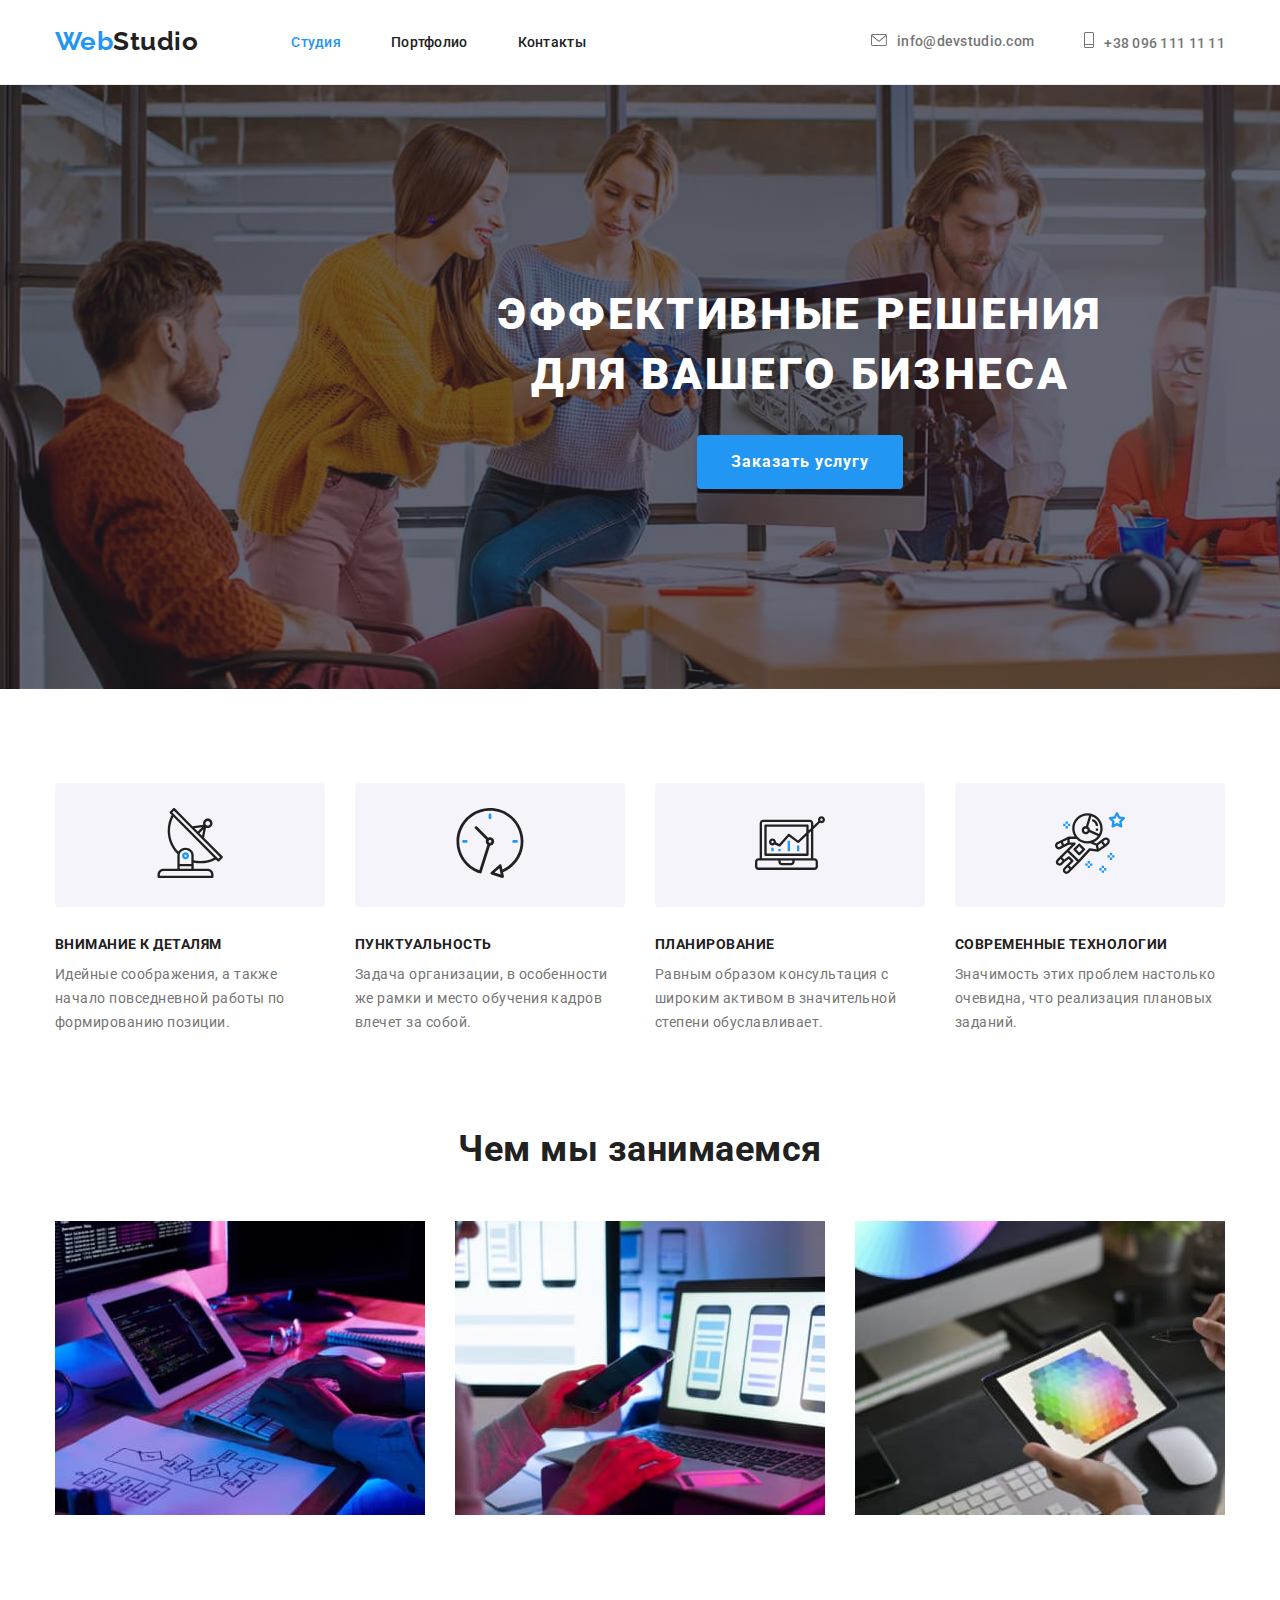
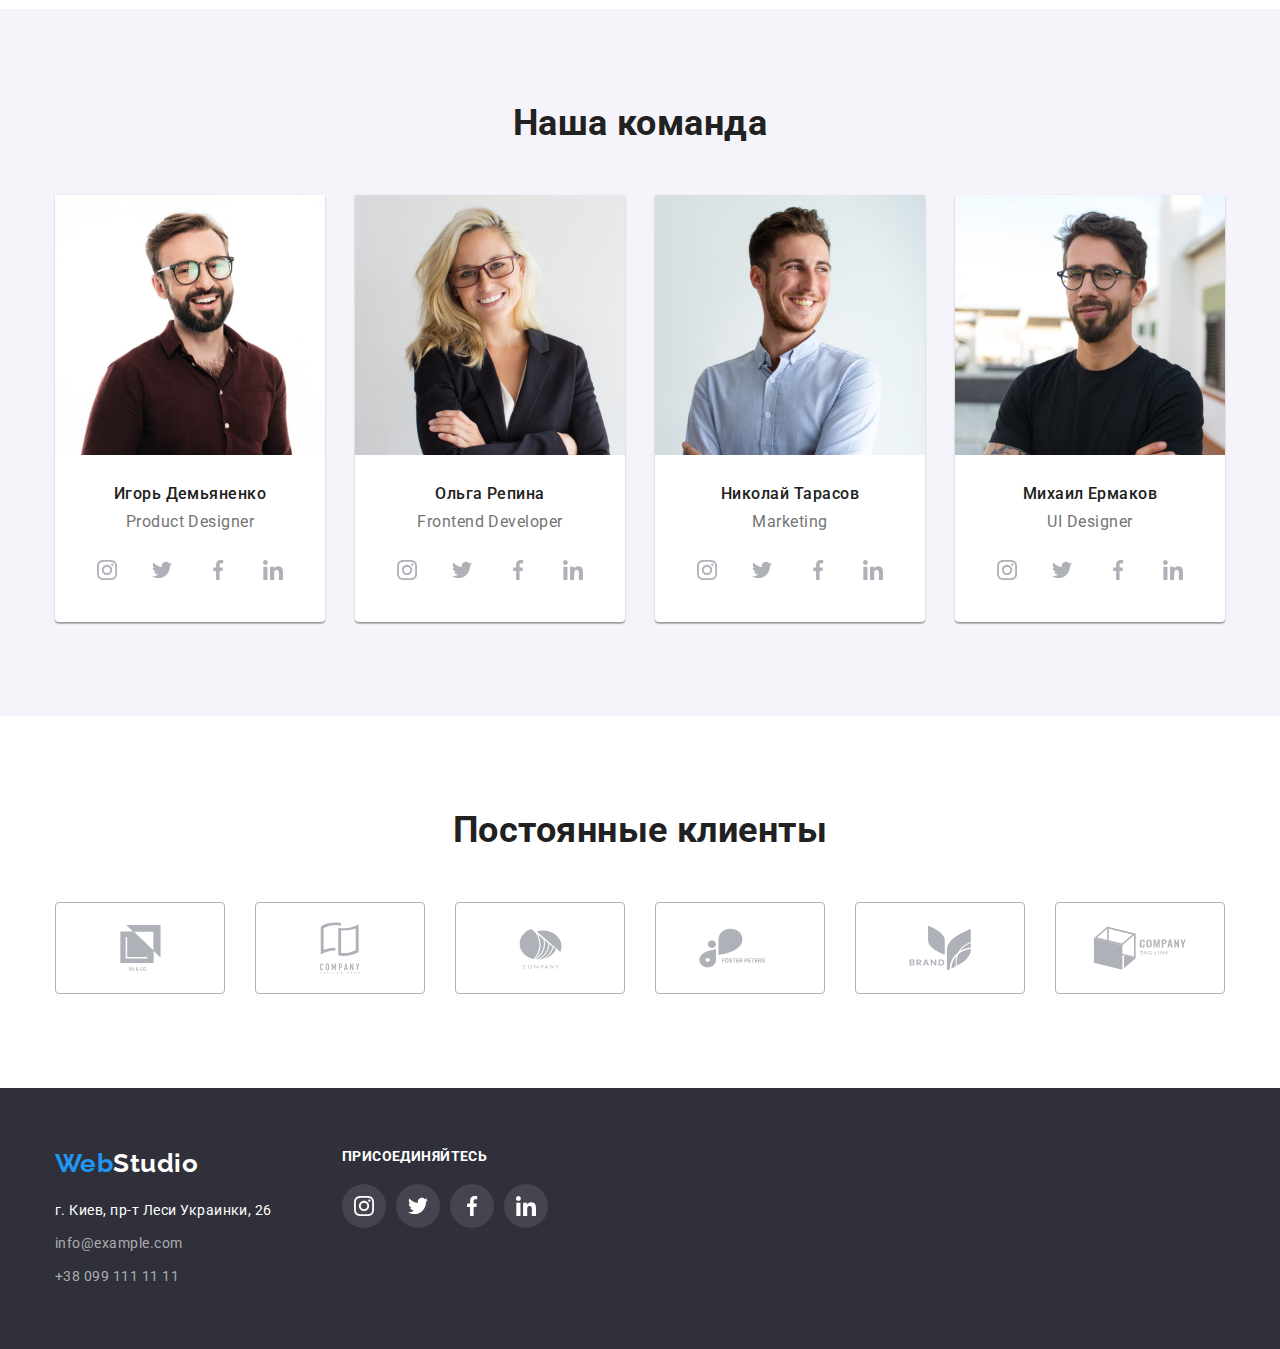
<file: index.html>
<!DOCTYPE html>
<html lang="ru">
<head>
    <meta charset="UTF-8">
    <meta http-equiv="X-UA-Compatible" content="IE=edge">
    <meta name="viewport" content="width=device-width, initial-scale=1.0">
    <title>Главнвя страница</title>
    <link rel="preconnect" href="https://fonts.gstatic.com">
    <link href="https://fonts.googleapis.com/css2?family=Raleway:wght@700&family=Roboto:wght@400;500;700;900&display=swap"
        rel="stylesheet">
    <link rel="stylesheet" href="https://cdnjs.cloudflare.com/ajax/libs/modern-normalize/1.0.0/modern-normalize.min.css">
    <link rel="stylesheet" href="./css/style.css">

</head>
<body>
    <!--Шапка сайта-->
    <header class="header-section" >
        <div class="container header-flex">
            <a class="logo dark-logo" href="#"><span class="logo-accent">Web</span>Studio</a>
            <nav class="menu">
                <ul class="nav-list list">
                    <li class="site-menu">
                        <a class="nav-link activ-page" href="#">Студия</a>
                    </li>
                    <li class="site-menu">
                        <a class="nav-link" href="./portfolio.html">Портфолио</a>
                    </li>
                    <li class="site-menu">
                        <a class="nav-link" href="#">Контакты</a>
                    </li>
                </ul>
            </nav>
            <!--контакты-->
            <ul class="header-contact list">
                <li class="nav-contact">
                    
                    <a class="nav-link" href="mailto:info@devstudio.com"><svg class="nav-icon" width="16" height="12">
                        <use href="./images/symbol-defs.svg#icon-email"></use>
                    </svg>info@devstudio.com</a>
                </li>
                <li class="nav-contact tel">
                    <a class="nav-link" href="tel:+380961111111"><svg class="nav-icon" width="10" height="16">
                        <use href="./images/symbol-defs.svg#icon-phone"></use>
                    </svg>+38 096 111 11 11</a>
                </li>
            </ul>
        </div>
    </header> 
    <main>
      <!-- Герой-->
    <section class="hero hero-bg">
        <div class="container">
            <h1 class="hero-title">Эффективные решения <br> для вашего бизнеса</h1>
            <button class="hero-button" type="button">Заказать услугу</button>
        </div>
    </section>
      <!--Секция особенности-->
    <section class="features section">
     <!--<h2>Наши особенности</h2>-->
       <div class="container">
            <ul class="section-features-list list">
                <li class="features-list">
                    <div class="icon-bg">
                        <svg class="features-icon" width="70" height="70">
                            <use href="./images/symbol-defs.svg#icon-antenna"></use>
                        </svg>
                    </div>
                    <h3 class="features-title">Внимание к деталям</h3>
                    <p class="features-text">Идейные соображения, а также начало повседневной работы по формированию позиции.</p>
                </li>
                <li class="features-list">
                    <div class="icon-bg">
                        <svg class="features-icon" width="70" height="70">
                            <use href="./images/symbol-defs.svg#icon-clock"></use>
                        </svg>
                    </div>
                    <h3 class="features-title">Пунктуальность</h3>
                    <p class="features-text">Задача организации, в особенности же рамки и место обучения кадров влечет за собой.</p>
                </li>
                <li class="features-list">
                    <div class="icon-bg">
                        <svg class="features-icon" width="70" height="70">
                            <use href="./images/symbol-defs.svg#icon-diagram"></use>
                        </svg>
                    </div>
                    <h3 class="features-title">Планирование</h3>
                    <p class="features-text">Равным образом консультация с широким активом в значительной степени обуславливает.</p>
                </li>
                <li class="features-list">
                    <div class="icon-bg">
                        <svg class="features-icon" width="70" height="70">
                            <use href="./images/symbol-defs.svg#icon-astronaut"></use>
                        </svg>
                    </div>
                    <h3 class="features-title">Современные технологии</h3>
                    <p class="features-text">Значимость этих проблем настолько очевидна, что реализация плановых заданий.</p>
                </li>
            </ul>
       </div>

    </section>
      <!--Секция чем мы занимаемся-->
      <section class="about section">
         <div class="container"> 
            <h2 class="about-title">Чем мы занимаемся</h2>
            <ul class="about-list list">
                <li class="about-list-item">
                    <img src="./images/studio-page/about/box1(1).jpg" alt="website creation" width="370" height="294">
                </li>
                <li class="about-list-item">
                    <img src="./images/studio-page/about/box2(1).jpg" alt="adaptive layout" width="370" height="294">
                </li>
                <li class="about-list-item">
                    <img src="./images/studio-page/about/box3(1).jpg" alt="color palette on tablet" width="370" height="294">
                </li>
            </ul>
         </div>
      </section>
      <!--Секция наша команда-->
      <section class="team section">
          <div class="container">
            <h2 class="team-section-title">Наша команда</h2>
            <ul class="team-list list">
                <li class="team-list-item">
                    <img src="./images/studio-page/team/Igor-Demyanenko.jpg"
                        alt="Photo of a member of the WebStudio team Igor Demyanenko" width="270" height="260">
                        <div class="team-info" >
                            <h3 class="team-title">Игорь Демьяненко</h3>
                            <p class="team-text" lang="en">Product Designer</p>
                            <ul class="team-social-links list">
                                <li class="social-link">
                                    <a class="icon-team-item link" href="#">
                                        <svg class="social-icon" width="20" height="20">
                                            <use href="./images/symbol-defs.svg#icon-instagram"></use>
                                        </svg>
                                    </a>
                                </li>
                                <li class="social-link">
                                    <a class="icon-team-item link" href="#">
                                        <svg class="social-icon" width="20" height="20">
                                            <use href="./images/symbol-defs.svg#icon-twitter"></use>
                                        </svg>
                                    </a> 
                                </li>
                                <li class="social-link">
                                    <a class="icon-team-item link" href="#">
                                        <svg class="social-icon" width="20" height="20">
                                            <use href="./images/symbol-defs.svg#icon-facebook"></use>
                                        </svg>
                                    </a>
                                </li>
                                <li class="social-link">
                                    <a class="icon-team-item link" href="#">
                                        <svg class="social-icon" width="20" height="20">
                                            <use href="./images/symbol-defs.svg#icon-linkedin"></use>
                                        </svg>
                                    </a>   
                                </li>
                            </ul>
                        </div>       
                <li class="team-list-item">
                    <img src="./images/studio-page/team/Olga-Repina.jpg" alt="Photo of a member of the WebStudio team Olga Repina"
                        width="270" height="260">
                        <div class="team-info">
                            <h3 class="team-title">Ольга Репина</h3>
                            <p class="team-text" lang="en">Frontend Developer</p>
                            <ul class="team-social-links list">
                                <li class="social-link">
                                    <a class="icon-team-item link" href="#">
                                        <svg class="social-icon" width="20" height="20">
                                            <use href="./images/symbol-defs.svg#icon-instagram"></use>
                                        </svg>
                                    </a>
                                </li>
                                <li class="social-link">
                                    <a class="icon-team-item link" href="#">
                                        <svg class="social-icon" width="20" height="20">
                                            <use href="./images/symbol-defs.svg#icon-twitter"></use>
                                        </svg>
                                    </a>
                                </li>
                                <li class="social-link">
                                    <a class="icon-team-item link" href="#">
                                        <svg class="social-icon" width="20" height="20">
                                            <use href="./images/symbol-defs.svg#icon-facebook"></use>
                                        </svg>
                                    </a>
                                </li>
                                <li class="social-link">
                                    <a class="icon-team-item link" href="#">
                                        <svg class="social-icon" width="20" height="20">
                                            <use href="./images/symbol-defs.svg#icon-linkedin"></use>
                                        </svg>
                                    </a>
                                </li>
                            </ul>
                        </div>         
                </li>
                <li class="team-list-item">
                    <img src="./images/studio-page/team/Nikolay-Tarasov.jpg"
                        alt="Photo of a member of the WebStudio team Nikolay Tarasov" width="270" height="260">
                        <div class="team-info">
                            <h3 class="team-title">Николай Тарасов</h3>
                            <p class="team-text" lang="en">Marketing</p>
                            <ul class="team-social-links list">
                                <li class="social-link">
                                    <a class="icon-team-item link" href="#">
                                        <svg class="social-icon" width="20" height="20">
                                            <use href="./images/symbol-defs.svg#icon-instagram"></use>
                                        </svg>
                                    </a>
                                </li>
                                <li class="social-link">
                                    <a class="icon-team-item link" href="#">
                                        <svg class="social-icon" width="20" height="20">
                                            <use href="./images/symbol-defs.svg#icon-twitter"></use>
                                        </svg>
                                    </a>
                                </li>
                                <li class="social-link">
                                    <a class="icon-team-item link" href="#">
                                        <svg class="social-icon" width="20" height="20">
                                            <use href="./images/symbol-defs.svg#icon-facebook"></use>
                                        </svg>
                                    </a>
                                </li>
                                <li class="social-link">
                                    <a class="icon-team-item link" href="#">
                                        <svg class="social-icon" width="20" height="20">
                                            <use href="./images/symbol-defs.svg#icon-linkedin"></use>
                                        </svg>
                                    </a>
                                </li>
                            </ul>
                        </div>
                </li>
                <li class="team-list-item">
                    <img src="./images/studio-page/team/Mihail-Yermakov.jpg"
                        alt="Photo of a member of the WebStudio team Mikhail Ermakov" width="270" height="260">
                        <div class="team-info">
                            <h3 class="team-title">Михаил Ермаков</h3>
                            <p class="team-text" lang="en">UI Designer</p>
                            <ul class="team-social-links list">
                                <li class="social-link">
                                    <a class="icon-team-item link" href="#">
                                        <svg class="social-icon" width="20" height="20">
                                            <use href="./images/symbol-defs.svg#icon-instagram"></use>
                                        </svg>
                                    </a>
                                </li>
                                <li class="social-link">
                                    <a class="icon-team-item link" href="#">
                                        <svg class="social-icon" width="20" height="20">
                                            <use href="./images/symbol-defs.svg#icon-twitter"></use>
                                        </svg>
                                    </a>
                                </li>
                                <li class="social-link">
                                    <a class="icon-team-item link" href="#">
                                        <svg class="social-icon" width="20" height="20">
                                            <use href="./images/symbol-defs.svg#icon-facebook"></use>
                                        </svg>
                                    </a>
                                </li>
                                <li class="social-link">
                                    <a class="icon-team-item link" href="#">
                                        <svg class="social-icon" width="20" height="20">
                                            <use href="./images/symbol-defs.svg#icon-linkedin"></use>
                                        </svg>
                                     </a>
                                </li>
                            </ul>
                        </div>
                </li>
            </ul>
          </div>
        </section>

        <!--Постоянные клиенты-->
        
        <section class="client-section section">
            <div class="container">
                <h2 class="client-title">Постоянные клиенты</h2>
                <ul class="client-list list">
                    <li class="client-item">
                        <a class="client-link" href="#">
                            <svg class="client-icon" width="41" height="46">
                                <use href="./images/symbol-defs.svg#icon-client-1"></use>
                            </svg>
                        </a>
                    </li>
                    <li class="client-item">
                        <a href="#" class="client-link">
                            <svg class="client-icon" width="40" height="52">
                                <use href="./images/symbol-defs.svg#icon-client-2"></use>
                            </svg>
                        </a>
                    </li>
                    <li class="client-item">
                        <a href="#" class="client-link" >
                            <svg class="client-icon" width="43" height="41">
                                <use href="./images/symbol-defs.svg#icon-client-3"></use>
                            </svg>
                        </a>
                    </li>
                    <li class="client-item">
                        <a href="#" class="client-link" >
                            <svg class="client-icon" width="84" height="40">
                                <use href="./images/symbol-defs.svg#icon-client-4"></use>
                            </svg>
                        </a>
                    </li>
                    <li class="client-item">
                        <a href="#" class="client-link">
                            <svg class="client-icon" width="63" height="46">
                                <use href="./images/symbol-defs.svg#icon-client-5"></use>
                            </svg>
                        </a>
                    </li>
                    <li class="client-item">
                        <a href="#" class="client-link">
                            <svg class="client-icon" width="94" height="44">
                                <use href="./images/symbol-defs.svg#icon-client-6"></use>
                            </svg>
                        </a>
                    </li>
                </ul>
            </div>
        </section>
    </main>
      <!--Футер-->
    <footer class="footer-contact">
       <div class="container footer-container">
            <div class="studio-contact">
                <a class="logo light-logo" href=""><span class="logo-accent">Web</span>Studio</a>
                <address class="footer-address">
                    <p class="adres">г. Киев, пр-т Леси Украинки, 26</p>
                    <ul class="footer-list list">
                        <li class="footer-list-item"><a class="mail" href="mailto:info@example.com">info@example.com</a></li>
                        <li class="footer-list-item"><a class="phone-number" href="tel:+380991111111">+38 099 111 11 11</a></li>
                    </ul>
                </address>
            </div>
            <div class="studio-social-contact">
                <p class="welcome-text">присоединяйтесь</p>
                <ul class="icon-studio-list list">
                    <li class="icon-studio-item">
                        <a class="icon-studio-link link" href="#">
                            <svg class="social-studio-icon" width="20" height="20">
                                <use href="./images/symbol-defs.svg#icon-instagram"></use>
                            </svg>
                        </a>
                    </li>
                    <li class="icon-studio-item">
                        <a class="icon-studio-link link" href="#">
                            <svg class="social-studio-icon" width="20" height="20">
                                <use href="./images/symbol-defs.svg#icon-twitter"></use>
                            </svg>
                        </a>
                    </li>
                    <li class="icon-studio-item">
                        <a class="icon-studio-link link" href="#">
                            <svg class="social-studio-icon" width="20" height="20">
                                <use href="./images/symbol-defs.svg#icon-facebook"></use>
                            </svg>
                        </a>
                    </li>
                    <li class="icon-studio-item">
                        <a class="icon-studio-link link" href="#">
                            <svg class="social-studio-icon" width="20" height="20">
                                <use href="./images/symbol-defs.svg#icon-linkedin"></use>
                            </svg>
                        </a>
                    </li>
                </ul>
            </div>
            
       </div>
    </footer>
</body>
</html>
</file>
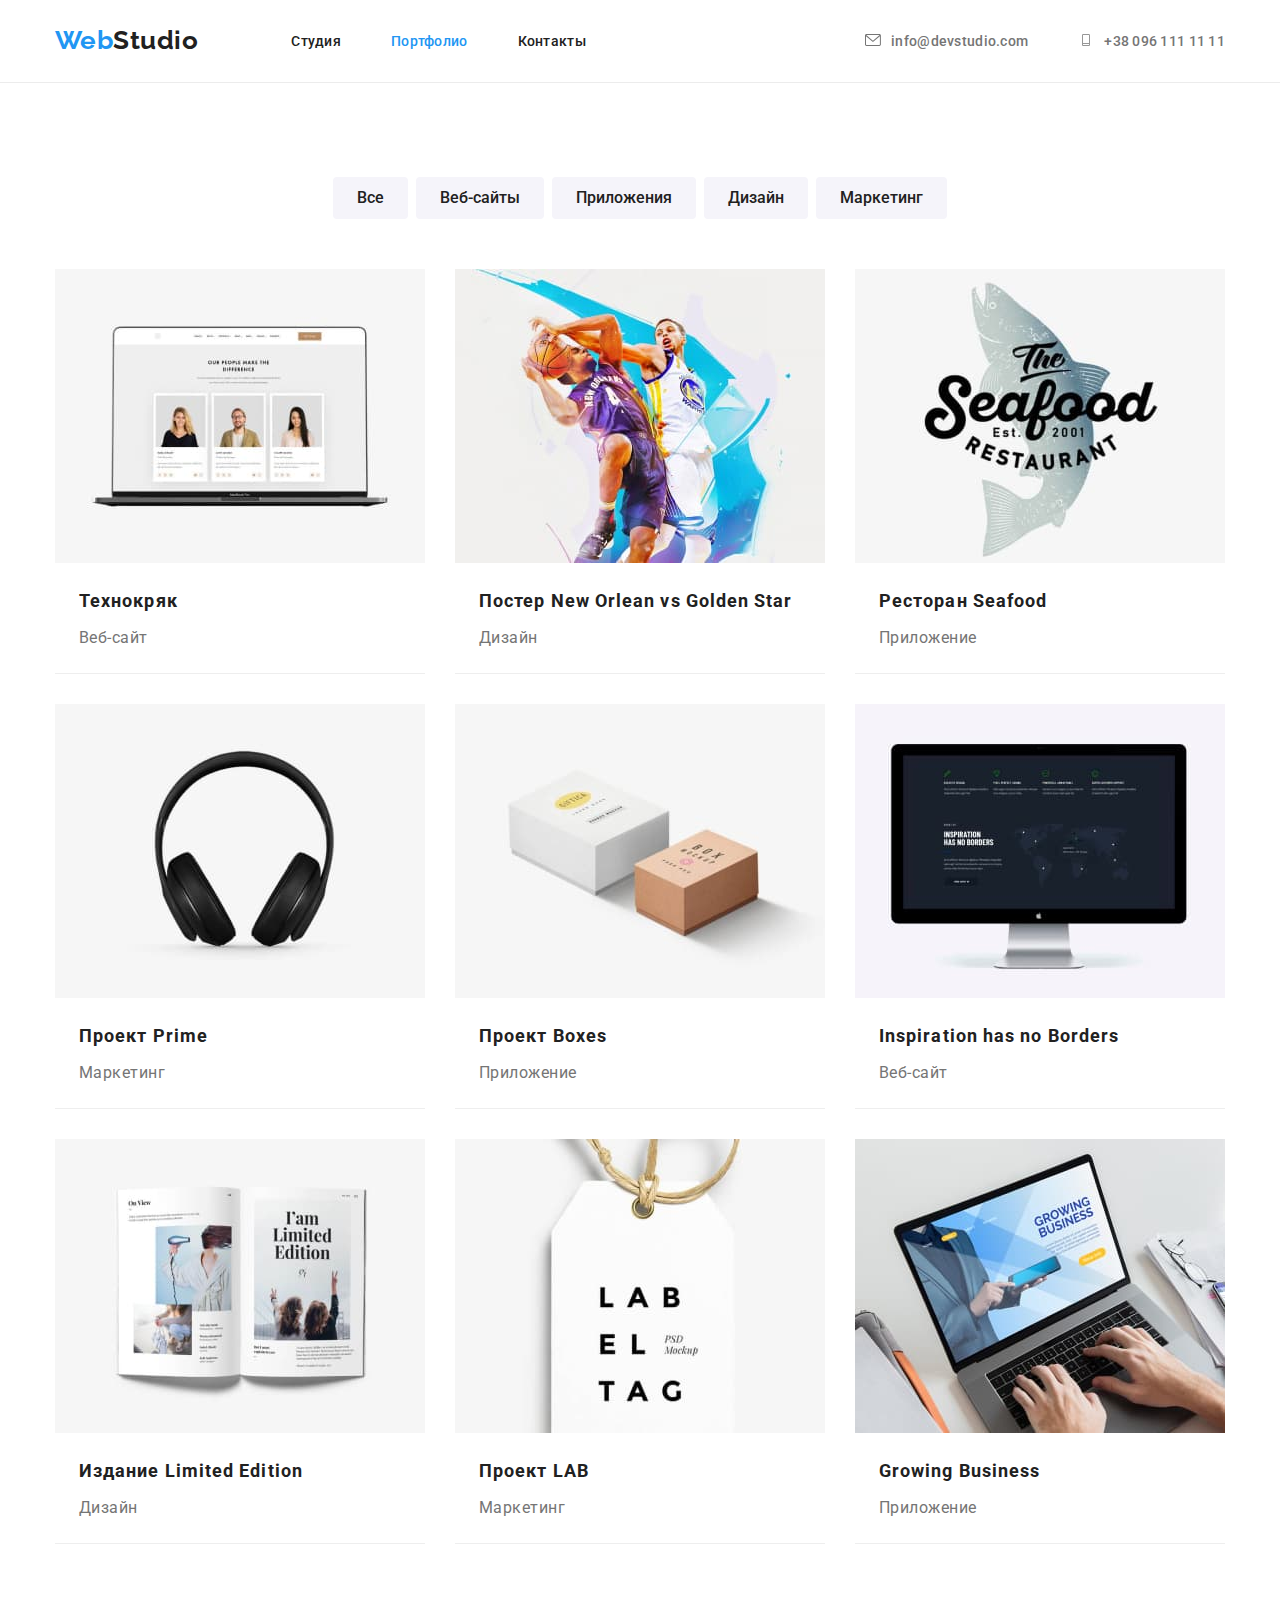
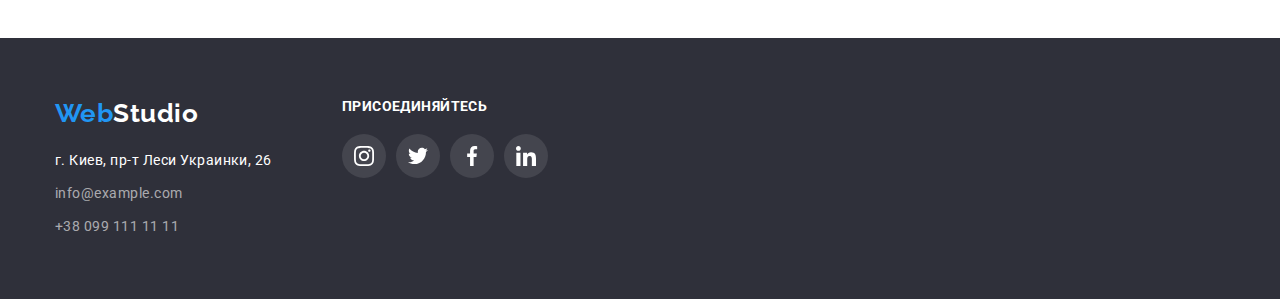
<file: portfolio.html>
<!DOCTYPE html>
<html lang="ru">
<head>
    <meta charset="UTF-8">
    <meta http-equiv="X-UA-Compatible" content="IE=edge">
    <meta name="viewport" content="width=device-width, initial-scale=1.0">
    <title>Страница портфолио</title>
    <link rel="preconnect" href="https://fonts.gstatic.com">
    <link href="https://fonts.googleapis.com/css2?family=Raleway:wght@700&family=Roboto:wght@400;500;700;900&display=swap"
        rel="stylesheet">
    <link rel="stylesheet" href="https://cdnjs.cloudflare.com/ajax/libs/modern-normalize/1.0.0/modern-normalize.min.css">
    <link rel="stylesheet" href="./css/style.css">
</head>
<body>
    <header class="header-section">
        <div class="container header-flex">
            <a class="logo dark-logo" href="#"><span class="logo-accent">Web</span>Studio</a>
            <nav class="menu">
                <ul class="nav-list list">
                    <li class="site-menu">
                        <a class="nav-link" href="./index.html">Студия</a>
                    </li>
                    <li class="site-menu">
                        <a class="nav-link activ-page" href="#">Портфолио</a>
                    </li>
                    <li class="site-menu">
                        <a class="nav-link" href="#">Контакты</a>
                    </li>
                </ul>
            </nav>
            <!--контакты-->
            <ul class="header-contact list">
                <li class="nav-contact">
    
                    <a class="nav-link" href="mailto:info@devstudio.com"><svg class="nav-icon" width="16" height="12">
                            <use href="./images/symbol-defs.svg#icon-email"></use>
                        </svg>info@devstudio.com</a>
                </li>
                <li class="nav-contact tel">
                    <a class="nav-link" href="tel:+380961111111"><svg class="nav-icon" width="16" height="12">
                            <use href="./images/symbol-defs.svg#icon-phone"></use>
                        </svg>+38 096 111 11 11</a>
                </li>
            </ul>
        </div>
    </header>
    <main>
        <!--<h1>Портфолио<h1>-->
        <!--Секция фильтры-->
        <section class="main-section section"> 
            <div class="container">
                          <!--<h2>Фильтры<h2>-->
                <ul class="filter list">
                    <li class="filter-list"><button class="filter-button" type="button">Все</button></li>
                    <li class="filter-list"><button class="filter-button" type="button">Веб-сайты</button></li>
                    <li class="filter-list"><button class="filter-button" type="button">Приложения</button></li>
                    <li class="filter-list"><button class="filter-button" type="button">Дизайн</button></li>
                    <li class="filter-list"><button class="filter-button" type="button">Маркетинг</button></li>
                </ul>
            <!--<h2>Примеры проектов<h2>-->
                <ul class="project list">
                    <li class="project-item">
                        <img src="./images/portfolio-page/img-portfolio-1.jpg" alt="Example website">
                        <div class="project-info">
                            <h3 class="project-title">Технокряк</h3>
                            <p class="project-text">Веб-сайт</p>
                        </div>
                    </li>
                    <li class="project-item">
                        <img src="./images/portfolio-page/img-portfolio-2.jpg" alt="Poster design">
                        <div class="project-info">
                            <h3 class="project-title">Постер New Orlean vs Golden Star</h3>
                            <p class="project-text">Дизайн</p>
                        </div>
                    </li>
                    <li class="project-item">
                        <img src="./images/portfolio-page/img-portfolio-3.jpg" alt="Sample website for a restaurant">
                        <div class="project-info">
                            <h3 class="project-title">Ресторан Seafood</h3>
                            <p class="project-text">Приложение</p>
                        </div>
                    </li>
                    <li class="project-item">
                        <img src="./images/portfolio-page/img-portfolio-4.jpg" alt="Headphones">
                        <div class="project-info">
                            <h3 class="project-title">Проект Prime</h3>
                            <p class="project-text">Маркетинг</p>
                        </div>
                    </li>
                    <li class="project-item">
                        <img src="./images/portfolio-page/img-portfolio-5.jpg" alt="Two boxes">
                        <div class="project-info">
                            <h3 class="project-title">Проект Boxes</h3>
                            <p class="project-text">Приложение</p>
                        </div>
                    </li>
                    <li class="project-item">
                        <img src="./images/portfolio-page/img-portfolio-6.jpg" alt="Example website">
                        <div class="project-info">
                            <h3 class="project-title">Inspiration has no Borders</h3>
                            <p class="project-text">Веб-сайт</p>
                        </div>
                    </li>
                    <li class="project-item">
                        <img src="./images/portfolio-page/img-portfolio-7.jpg" alt="Design example">
                        <div class="project-info">
                            <h3 class="project-title">Издание Limited Edition</h3>
                            <p class="project-text">Дизайн</p>
                        </div>
                    </li>
                    <li class="project-item">
                        <img src="./images/portfolio-page/img-portfolio-8.jpg" alt="Example project">
                        <div class="project-info">
                            <h3 class="project-title">Проект LAB</h3>
                            <p class="project-text">Маркетинг</p>
                        </div>
                    </li>
                    <li class="project-item">
                        <img src="./images/portfolio-page/img-portfolio-9.jpg" alt="Example application">
                        <div class="project-info">
                            <h3 class="project-title">Growing Business</h3>
                            <p class="project-text">Приложение</p>
                        </div>
                    </li>
                </ul>
            </div>
        </section>
    </main>
    <!--Футер-->
<footer class="footer-contact">
    <div class="container footer-container">
        <div class="studio-contact">
            <a class="logo light-logo" href=""><span class="logo-accent">Web</span>Studio</a>
            <address class="footer-address">
                <p class="adres">г. Киев, пр-т Леси Украинки, 26</p>
                <ul class="footer-list list">
                    <li class="footer-list-item"><a class="mail" href="mailto:info@example.com">info@example.com</a>
                    </li>
                    <li class="footer-list-item"><a class="phone-number" href="tel:+380991111111">+38 099 111 11 11</a>
                    </li>
                </ul>
            </address>
        </div>
        <div class="studio-social-contact">
            <p class="welcome-text">присоединяйтесь</p>
            <ul class="icon-studio-list list">
                <li class="icon-studio-item">
                    <a class="icon-studio-link link" href="#">
                        <svg class="social-studio-icon" width="20" height="20">
                            <use href="./images/symbol-defs.svg#icon-instagram"></use>
                        </svg>
                    </a>
                </li>
                <li class="icon-studio-item">
                    <a class="icon-studio-link link" href="#">
                        <svg class="social-studio-icon" width="20" height="20">
                            <use href="./images/symbol-defs.svg#icon-twitter"></use>
                        </svg>
                    </a>
                </li>
                <li class="icon-studio-item">
                    <a class="icon-studio-link link" href="#">
                        <svg class="social-studio-icon" width="20" height="20">
                            <use href="./images/symbol-defs.svg#icon-facebook"></use>
                        </svg>
                    </a>
                </li>
                <li class="icon-studio-item">
                    <a class="icon-studio-link link" href="#">
                        <svg class="social-studio-icon" width="20" height="20">
                            <use href="./images/symbol-defs.svg#icon-linkedin"></use>
                        </svg>
                    </a>
                </li>
            </ul>
        </div>

    </div>
</footer>
</body>
</html>
</file>
<file: css/style.css>
:root {
  --white-color: #ffffff;
  --dark-background-color: #2f303a;
  --grey-background-color: #f5f4fa;
  --title-text-color: #212121;
  --text-color: #757575;
  --white-transparent-color: rgba(255, 255, 255, 0.6);
  --blue-accent: #2196f3;
  --icons-border-color: #afb1b8;
}

h1,
h2,
h3,
h4,
h5,
h6,
p {
  margin-top: 0;
  margin-bottom: 0;
}

ul,
ol {
  margin-top: 0;
  margin-bottom: 0;
  padding-left: 0;
}

img {
  display: block;
}

.list {
  list-style: none;
}

body {
  background-color: var(--white-color);

  font-family: Roboto, sans-serif;
  color: var(--text-color);
  letter-spacing: 0.03em;
}

.container {
  width: 1200px;
  padding-left: 15px;
  padding-right: 15px;
  margin-left: auto;
  margin-right: auto;
  margin-top: 0px;
  margin-bottom: 0px;
}

.section {
  padding-top: 94px;
  padding-bottom: 94px;
}

/*-----------------Компоненты--------------*/

.logo {
  display: inline-block;

  font-family: Raleway;
  font-weight: 700;
  font-size: 26px;
  line-height: 1.2;
  text-decoration: none;
}

.logo .logo-accent,
.site-menu .nav-link:hover,
.site-menu .nav-link:focus,
.site-menu .nav-link.activ-page,
.site-menu .nav-link.activ-page-portfolio,
.nav-contact .nav-link:hover,
.nav-contact .nav-link:focus,
.nav-tel:hover,
.nav-tel:focus,
.mail:hover,
.mail:focus,
.phone-number:hover,
.phone-number:focus {
  color: var(--blue-accent);
}

.about-title,
.team-section-title,
.client-title {
  color: var(--title-text-color);

  font-weight: 700;
  font-size: 36px;
  line-height: 1.16;
  text-align: center;
}

.icon-team-item,
.icon-studio-link {
  display: flex;
  justify-content: center;
  align-items: center;
  width: 44px;
  height: 44px;
  border-radius: 50% 50%;
}

/*----------------Компоненты конец---------*/

/*--------------- Шапка сайта-------------*/
.header-section {
  border-bottom: 1px solid #ececec;
}

.header-flex {
  display: flex;
  align-items: center;
}

.header-flex > .logo {
  padding-top: 24px;
  padding-bottom: 25px;
}

.logo.dark-logo {
  color: var(--title-text-color);
}

.menu {
  margin-left: 93px;
  align-items: center;
}

.nav-list {
  display: flex;
  padding-top: 32px;
  padding-bottom: 32px;
}

.nav-list .site-menu + .site-menu {
  margin-left: 50px;
}

.nav-link {
  font-weight: 500;
  font-size: 14px;
  line-height: 1.14;
  letter-spacing: 0.02em;
}

.site-menu > .nav-link {
  color: var(--title-text-color);
  text-decoration: none;
}

.header-contact {
  display: flex;
  margin-left: auto;
  padding-top: 32px;
  padding-bottom: 32px;
}

.nav-icon {
  fill: currentColor;
  margin-right: 10px;
}

.nav-icon:hover {
  fill: var(--blue-accent);
}

.tel {
  margin-left: 50px;
}

.nav-contact > .nav-link,
.nav-contact > .nav-link {
  color: var(--text-color);
  text-decoration: none;
}

/*--------------- Секция Герой-------------*/
.hero {
  text-align: center;
  padding-top: 200px;
  padding-bottom: 200px;
}

.hero-bg {
  width: 1600px;
  margin-left: auto;
  margin-right: auto;
  background-color: #c4c4c4;
  background-image: linear-gradient(
      to right,
      rgba(47, 48, 58, 0.4),
      rgba(47, 48, 58, 0.4)
    ),
    url(../images/studio-page/hero-img.jpg);

  background-repeat: no-repeat;
  background-position: center;
  background-size: cover;
}

.hero-title {
  color: var(--white-color);

  font-weight: 900;
  font-size: 44px;
  line-height: 1.36;
  letter-spacing: 0.06em;
  text-transform: uppercase;

  padding-bottom: 30px;
}

.hero-button {
  background-color: var(--blue-accent);
  color: var(--white-color);

  font-weight: 700;
  font-size: 16px;
  line-height: 1.87;
  letter-spacing: 0.06em;

  padding: 10px 32px;
  border-radius: 4px;
  min-width: 200px;
  border-color: transparent;
  box-shadow: 0px 4px 4px rgba(0, 0, 0, 0.15);
  cursor: pointer;
}

.hero-button:hover {
  background-color: #188ce8;
}

/*--------------- Секция Герой Конец -------------*/

/*-------------------- Секция особенности------------- */

.section-features-list {
  display: flex;
  margin-left: -30px;
  margin-top: -30px;
}

.features-list {
  flex-basis: calc((100% - 60px) / 4);
  margin-left: 30px;
  margin-top: 30px;
}

.icon-bg {
  background: var(--grey-background-color);
  border-radius: 4px;

  width: 270px;
  padding: 25px 100px;
  margin-bottom: 30px;
}

.features-title {
  color: var(--title-text-color);

  font-weight: 700;
  font-size: 14px;
  line-height: 1.14;
  text-transform: uppercase;
}

.features-text {
  font-size: 14px;
  line-height: 1.71;
  margin-top: 10px;
}

/*-------------------- Секция Особенности Конец------------- */

/*--------------------Секция Чем Мы Занимаемся---------------*/
.about {
  padding-top: 0px;
}

.about-title {
  margin-bottom: 50px;
}

.about-list {
  display: flex;
  justify-content: space-between;
}

/*--------------------Секция Чем Мы Занимаемся Конец---------------*/

/*--------------------Секция Наша Команда--------------------------*/
.team {
  background-color: var(--grey-background-color);
}

.team-section-title {
  padding-bottom: 50px;
}

.team-list {
  display: flex;
}

.team-list-item {
  background-color: var(--white-color);
  box-shadow: 0px 1px 3px rgba(0, 0, 0, 0.12), 0px 1px 1px rgba(0, 0, 0, 0.14),
    0px 2px 1px rgba(0, 0, 0, 0.2);

  border-radius: 0px 0px 4px 4px;
}

.team-list-item:not(:first-child) {
  margin-left: 30px;
}

.team-info {
  text-align: center;
  padding-right: 30px;
  padding-left: 30px;
  padding-top: 30px;
  padding-bottom: 30px;
}

.team-title {
  color: var(--title-text-color);

  font-weight: 500;
  font-size: 16px;
  line-height: 1.18;
  padding-bottom: 10px;
}

.team-text {
  color: var(--text-color);

  font-size: 16px;
  line-height: 1.18;
  padding-bottom: 16px;
}

.team-social-links {
  display: flex;
  justify-content: space-between;
}

.icon-team-item {
  background-color: var(--white-color);
}

.icon-team-item:hover,
.icon-team-item:focus {
  background-color: var(--blue-accent);
}

.social-icon {
  fill: var(--icons-border-color);
}

.icon-team-item:hover .social-icon,
.icon-team-item:focus .social-icon {
  fill: var(--white-color);
}

/*--------------------Секция Наша Команда Конец--------------------------*/

/*--------------------Секция Постоянные Клиенты---------------*/

.client-title {
  padding-bottom: 50px;
}

.client-list {
  display: flex;
}

.client-item:not(:last-child) {
  margin-right: 30px;
}

.client-link {
  display: flex;
  justify-content: center;
  align-items: center;
  width: 170px;
  height: 92px;
  border: 1px solid var(--icons-border-color);
  border-radius: 4px;
}

.client-link:hover,
.client-link:focus {
  border-color: var(--blue-accent);
}

.client-icon {
  fill: var(--icons-border-color);
}

.client-link:hover .client-icon,
.client-link:focus .client-icon {
  fill: var(--blue-accent);
}

/*--------------------Секция Постоянные Клиенты Конец---------------*/

/*---------------------------Футер----------------*/

.footer-contact {
  background-color: var(--dark-background-color);
  padding-top: 60px;
  padding-bottom: 60px;
}

.logo.light-logo {
  color: var(--white-color);
}

.footer-container {
  display: flex;
}

.studio-contact > .logo {
  padding-bottom: 20px;
}

.studio-contact {
  padding-right: 70px;
}

.adres,
.mail,
.phone-number {
  font-style: normal;
  font-size: 14px;
  line-height: 1.71;
}

.adres {
  color: var(--white-color);
  padding-bottom: 9px;
}

.footer-list-item:not(:last-child) {
  padding-bottom: 9px;
}

.mail,
.phone-number {
  color: var(--white-transparent-color);
  text-decoration: none;
}

.welcome-text {
  font-weight: bold;
  font-size: 14px;
  line-height: 16px;
  letter-spacing: 0.03em;
  text-transform: uppercase;

  color: var(--white-color);
  padding-bottom: 20px;
}

.icon-studio-list {
  display: flex;
}

.icon-studio-item:not(:last-child) {
  padding-right: 10px;
}

.icon-studio-link {
  background-color: rgba(255, 255, 255, 0.1);
}

.icon-studio-link:hover,
.icon-studio-link:focus {
  background-color: var(--blue-accent);
}

.social-studio-icon {
  fill: var(--white-color);
}

/*---------------------------Футер Конец----------------*/

/*=======================Оформление Страницы Потрфолио==================*/

/*-----------------------Кнопки Фильтра--------------------*/
.filter-button {
  background-color: var(--grey-background-color);
  color: var(--title-text-color);

  font-family: Roboto;
  font-weight: 500;
  font-size: 16px;
  line-height: 1.62;
  text-align: center;
  cursor: pointer;

  display: inline-block;
  border-radius: 4px;
  border-color: transparent;

  padding: 6px 22px 6px 22px;
}

.filter {
  display: flex;
  justify-content: center;
  margin-bottom: 50px;
}

.filter-list + .filter-list {
  margin-left: 8px;
}

.filter-button:hover,
.filter-button:focus {
  background-color: var(--blue-accent);
  color: var(--white-color);
  box-shadow: 0px 3px 1px rgba(0, 0, 0, 0.1), 0px 1px 2px rgba(0, 0, 0, 0.08),
    0px 2px 2px rgba(0, 0, 0, 0.12);
}

/*-----------------------Кнопки Фильтра Конец--------------------*/

/*-----------------------Примеры Проектов--------------------*/

.project {
  display: flex;
  flex-wrap: wrap;
  margin-left: -30px;
  margin-top: -30px;
}

.project-item {
  flex-basis: calc((100% - 90px) / 3);
  margin-left: 30px;
  margin-top: 30px;
}

.project-item:hover,
.project-item:focus {
  box-shadow: 0px 1px 1px rgba(0, 0, 0, 0.12), 0px 4px 4px rgba(0, 0, 0, 0.06),
    1px 4px 6px rgba(0, 0, 0, 0.16);
}

.project-info {
  border-bottom: 1px solid #eeeeee;
  padding: 20px 24px;
}

.project-title {
  color: var(--title-text-color);

  font-style: normal;
  font-weight: bold;
  font-size: 18px;
  line-height: 2;
  letter-spacing: 0.06em;

  margin-bottom: 4px;
}

.project-text {
  font-size: 16px;
  line-height: 1.87;
}
/*-----------------------Примеры Проектов Конец--------------------*/
</file>
